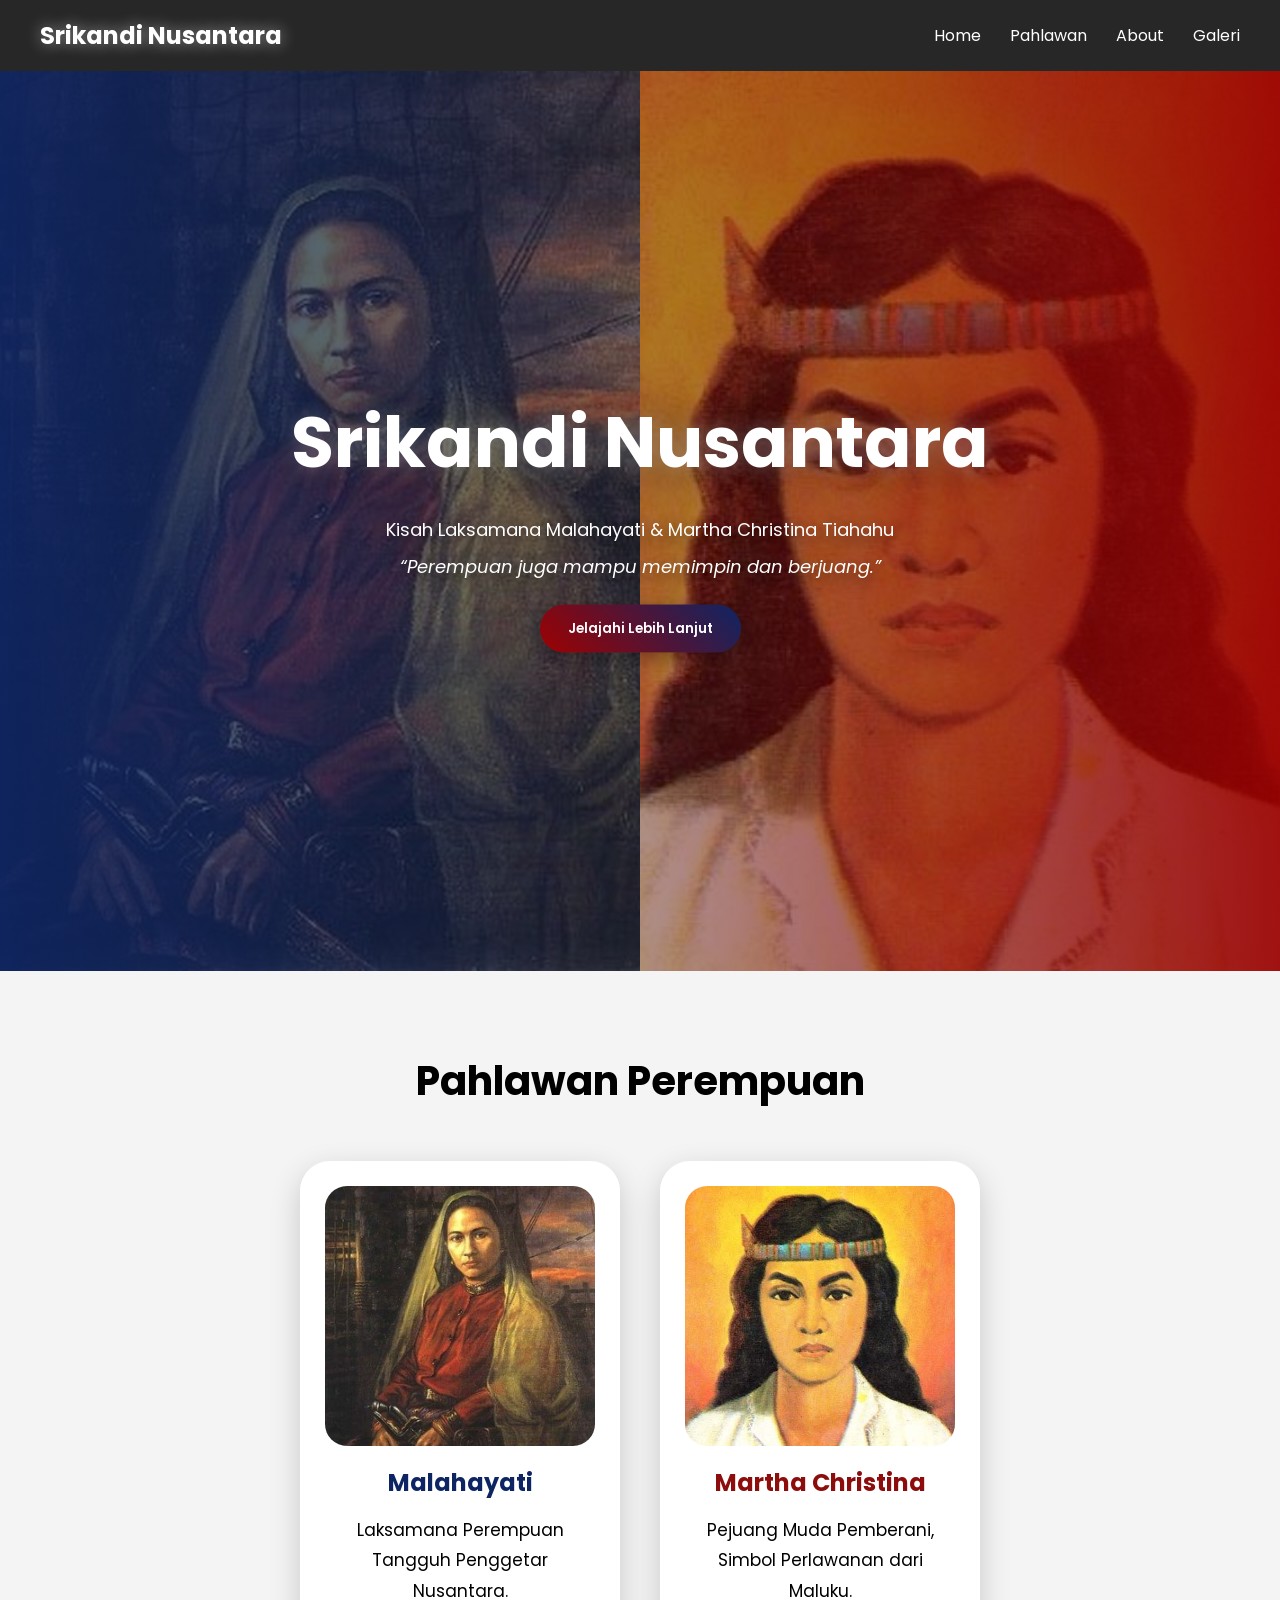
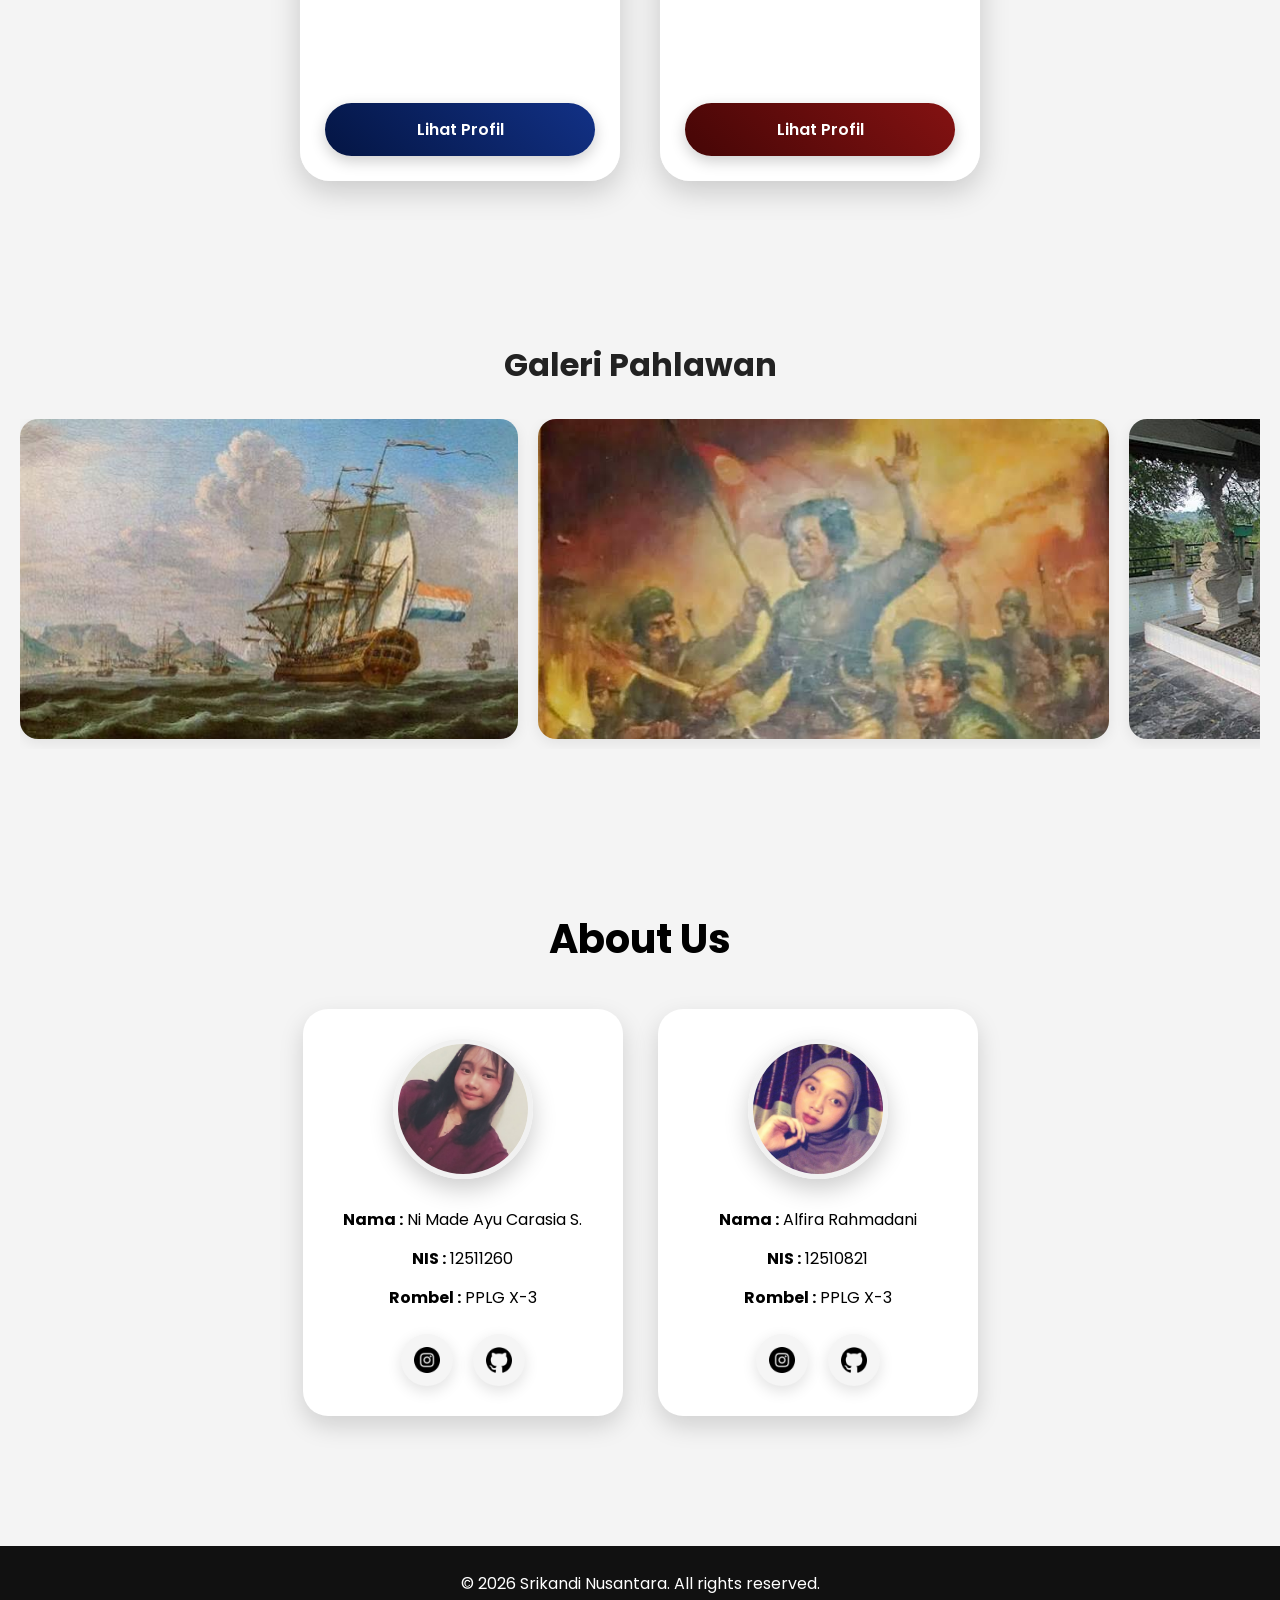
<file: index.html>
<!DOCTYPE html>
<html lang="id">
<head>
  <meta charset="UTF-8">
  <meta name="viewport" content="width=device-width, initial-scale=1.0">
  <title>Srikandi Nusantara</title>

  <link href="https://fonts.googleapis.com/css2?family=Poppins:wght@300;500;700&display=swap" rel="stylesheet">
  <link rel="stylesheet" href="css/style.css">
</head>

<body>

<nav>
  <h3>Srikandi Nusantara</h3>
  <div>
    <a href="#home">Home</a>
    <a href="#pahlawan">Pahlawan</a>
    <a href="#about">About</a>
    <a href="#galeri">Galeri</a>
  </div>
</nav>

<section id="home" class="hero">

  <div class="hero-left"><img src="assets/img/malahayati.jpg"></div>
  <div class="hero-right"><img src="assets/img/martha.jpg"></div>

  <div class="hero-content">
    <h1>Srikandi Nusantara</h1>
    <p>Kisah Laksamana Malahayati & Martha Christina Tiahahu</p>
    <p><i>“Perempuan juga mampu memimpin dan berjuang.”</i></p>
    <button class="btn" onclick="window.open('html/jelajah.html', '_blank')">
      Jelajahi Lebih Lanjut
    </button>
  </div>

</section>

<section id="pahlawan" class="section">
  <h2>Pahlawan Perempuan</h2>

  <div class="card-container">
    <div class="card">
      <img src="assets/img/malahayati.jpg">
      <h3>Malahayati</h3>
      <p>Laksamana Perempuan Tangguh Penggetar Nusantara.</p>
      <a href="html/malahayati.html" class="btn" target="_blank">Lihat Profil</a>
    </div>

    <div class="card">
      <img src="assets/img/martha.jpg">
      <h3>Martha Christina</h3>
      <p>Pejuang Muda Pemberani, Simbol Perlawanan dari Maluku.</p>
      <a href="html/martha.html" class="btn" target="_blank">Lihat Profil</a>
    </div>
  </div>
</section>


<section id="galeri" class="section">
  <h2>Galeri Pahlawan</h2>

  <div class="gallery-container">

    <div class="gallery-item">
      <img src="assets/img/galeri1.jpg">
    </div>

    <div class="gallery-item">
      <img src="assets/img/image2.jpg">
    </div>

    <div class="gallery-item">
      <img src="assets/img/image3.jpg">
    </div>
    
    <div class="gallery-item">
      <img src="assets/img/image4.jpeg">
    </div>

    <div class="gallery-item">
      <img src="assets/img/images.jpg">
    </div>
    

  </div>
</section>



<section id="about" class="section">
  <h2>About Us</h2>

  <div class="about-container">

    <!-- CARD 1 -->
<div class="about-card">

  <img src="assets/img/cara.jpeg" alt="Cara" class="profile-about">

  <p><b>Nama :</b> Ni Made Ayu Carasia S.</p>
  <p><b>NIS :</b> 12511260</p>
  <p><b>Rombel :</b> PPLG X-3</p>

 <div class="socials">

  <a href="https://instagram.com/carasiassn" target="_blank">
    <img src="assets/img/ig.png" alt="Instagram">
  </a>

  <a href="https://github.com/Karasusanti" target="_blank">
    <img src="assets/img/github.png" alt="GitHub">
  </a>

</div>

</div>


<!-- CARD 2 -->
<div class="about-card">

  <img src="assets/img/alfira.jpeg" alt="Alfira" class="profile-about">

  <p><b>Nama :</b> Alfira Rahmadani</p>
  <p><b>NIS :</b> 12510821</p>
  <p><b>Rombel :</b> PPLG X-3</p>

  <div class="socials">

  <a href="https://instagram.com/whosfiiraa" target="_blank">
    <img src="assets/img/ig.png" alt="Instagram">
  </a>

  <a href="https://github.com/alfiraramadhani-alt" target="_blank">
    <img src="assets/img/github.png" alt="GitHub">
  </a>

</div>

</div>
  
  </div>  
</section>

<footer>
  <p>&copy; 2026 Srikandi Nusantara. All rights reserved.</p>
</footer>

</body>
</html>
</file>
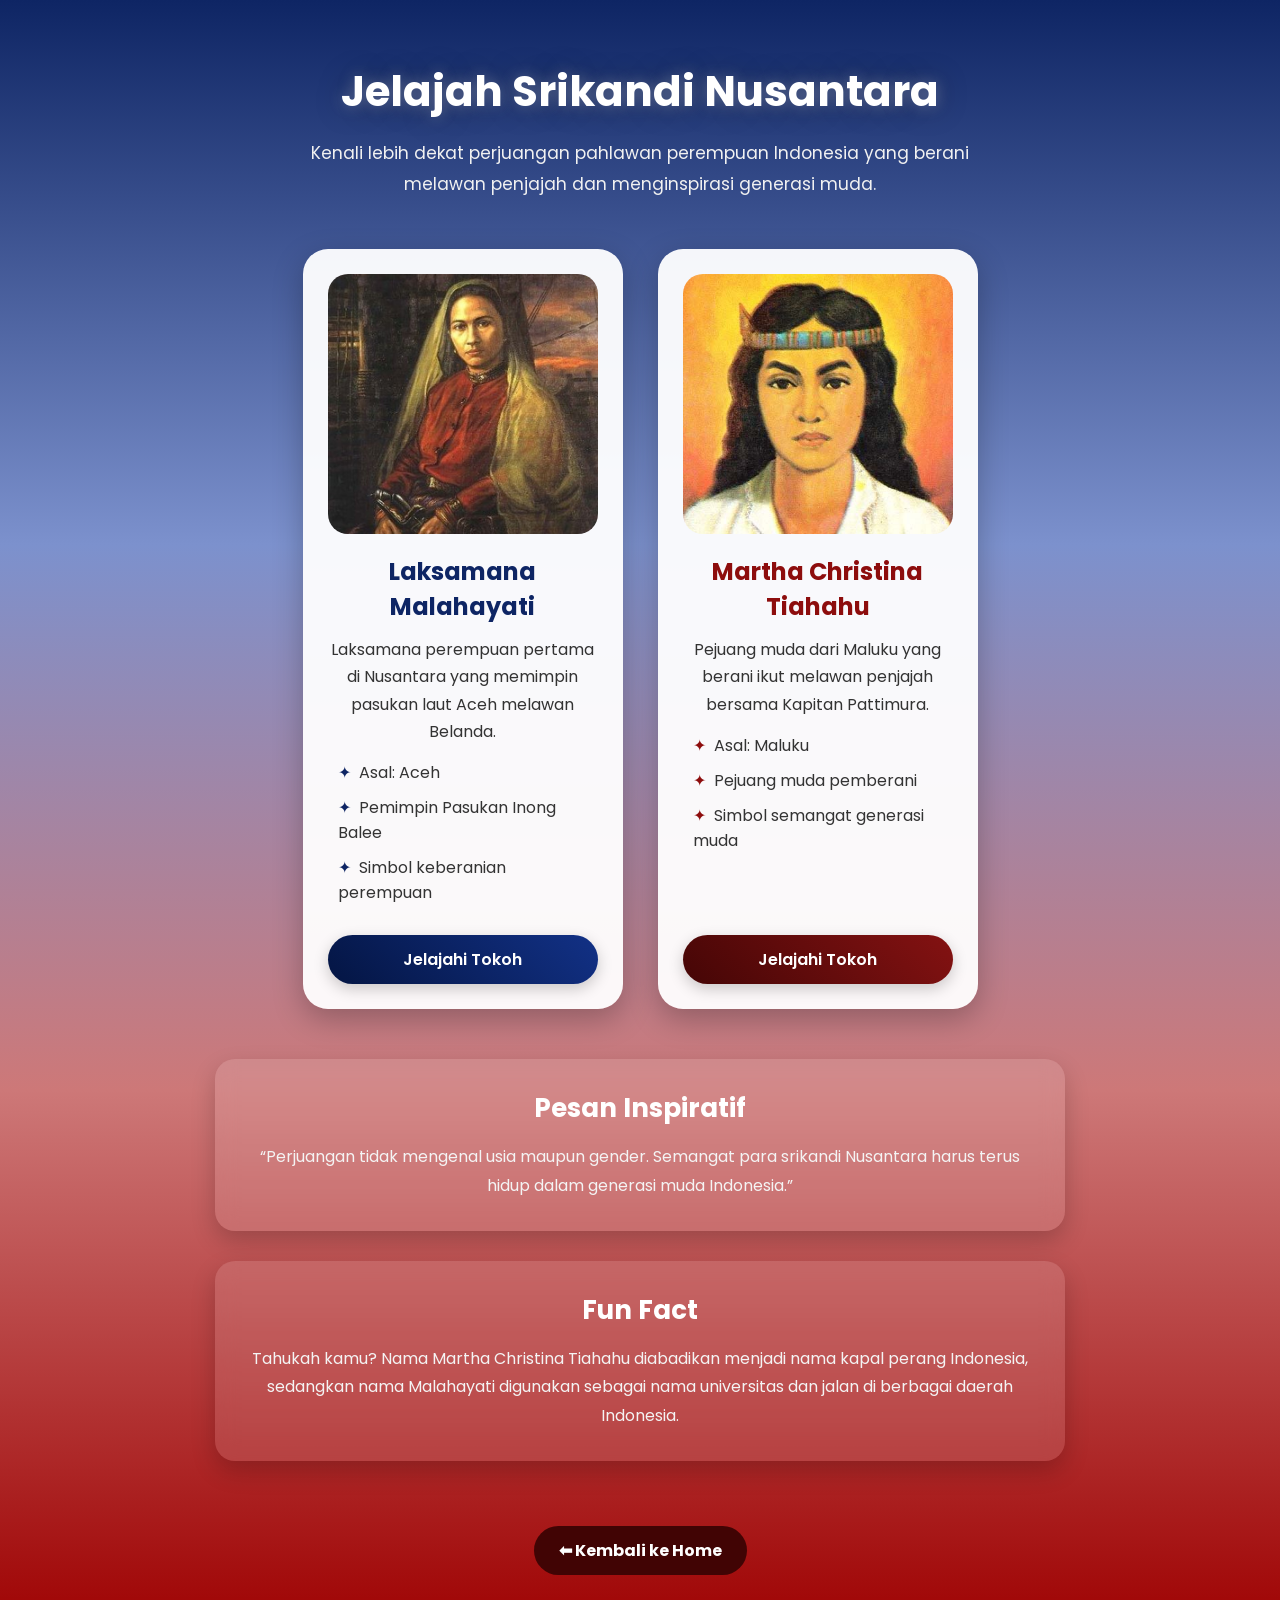
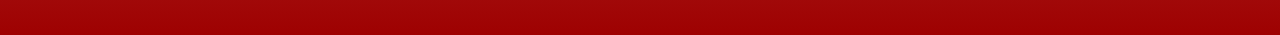
<file: html/jelajah.html>
<!DOCTYPE html>
<html lang="id">
<head>
  <meta charset="UTF-8">
  <meta name="viewport" content="width=device-width, initial-scale=1.0">
  <title>Jelajah Srikandi Nusantara</title>

  <link href="https://fonts.googleapis.com/css2?family=Poppins:wght@300;500;700&display=swap" rel="stylesheet">
  <link rel="stylesheet" href="../css/jelajah.css">
</head>
<body>

<section class="jelajah-section">

  <h1 class="title">Jelajah Srikandi Nusantara</h1>

  <p class="subtitle">
    Kenali lebih dekat perjuangan pahlawan perempuan Indonesia
    yang berani melawan penjajah dan menginspirasi generasi muda.
  </p>

  <div class="jelajah-container">

    <div class="jelajah-card">
      <img src="../assets/img/malahayati.jpg" alt="Malahayati">

      <h2>Laksamana Malahayati</h2>

      <p>
        Laksamana perempuan pertama di Nusantara yang memimpin
        pasukan laut Aceh melawan Belanda.
      </p>

      <ul>
        <li>Asal: Aceh</li>
        <li>Pemimpin Pasukan Inong Balee</li>
        <li>Simbol keberanian perempuan</li>
      </ul>

      <a href="malahayati.html" class="btn">Jelajahi Tokoh</a>
    </div>


    <div class="jelajah-card">
      <img src="../assets/img/martha.jpg" alt="Martha Christina Tiahahu">

      <h2>Martha Christina Tiahahu</h2>

      <p>
        Pejuang muda dari Maluku yang berani ikut melawan penjajah
        bersama Kapitan Pattimura.
      </p>

      <ul>
        <li>Asal: Maluku</li>
        <li>Pejuang muda pemberani</li>
        <li>Simbol semangat generasi muda</li>
      </ul>

      <a href="martha.html" class="btn">Jelajahi Tokoh</a>
    </div>

  </div>


  <div class="quotes">
    <h3>Pesan Inspiratif</h3>

    <p>
      “Perjuangan tidak mengenal usia maupun gender.
      Semangat para srikandi Nusantara harus terus hidup
      dalam generasi muda Indonesia.”
    </p>
  </div>


  <div class="funfact">
    <h3>Fun Fact</h3>

    <p>
      Tahukah kamu? Nama Martha Christina Tiahahu diabadikan
      menjadi nama kapal perang Indonesia, sedangkan nama
      Malahayati digunakan sebagai nama universitas dan jalan
      di berbagai daerah Indonesia.
    </p>
  </div>


  <a href="../index.html" class="back-btn">⬅ Kembali ke Home</a>

</section>

</body>
</html>
</file>
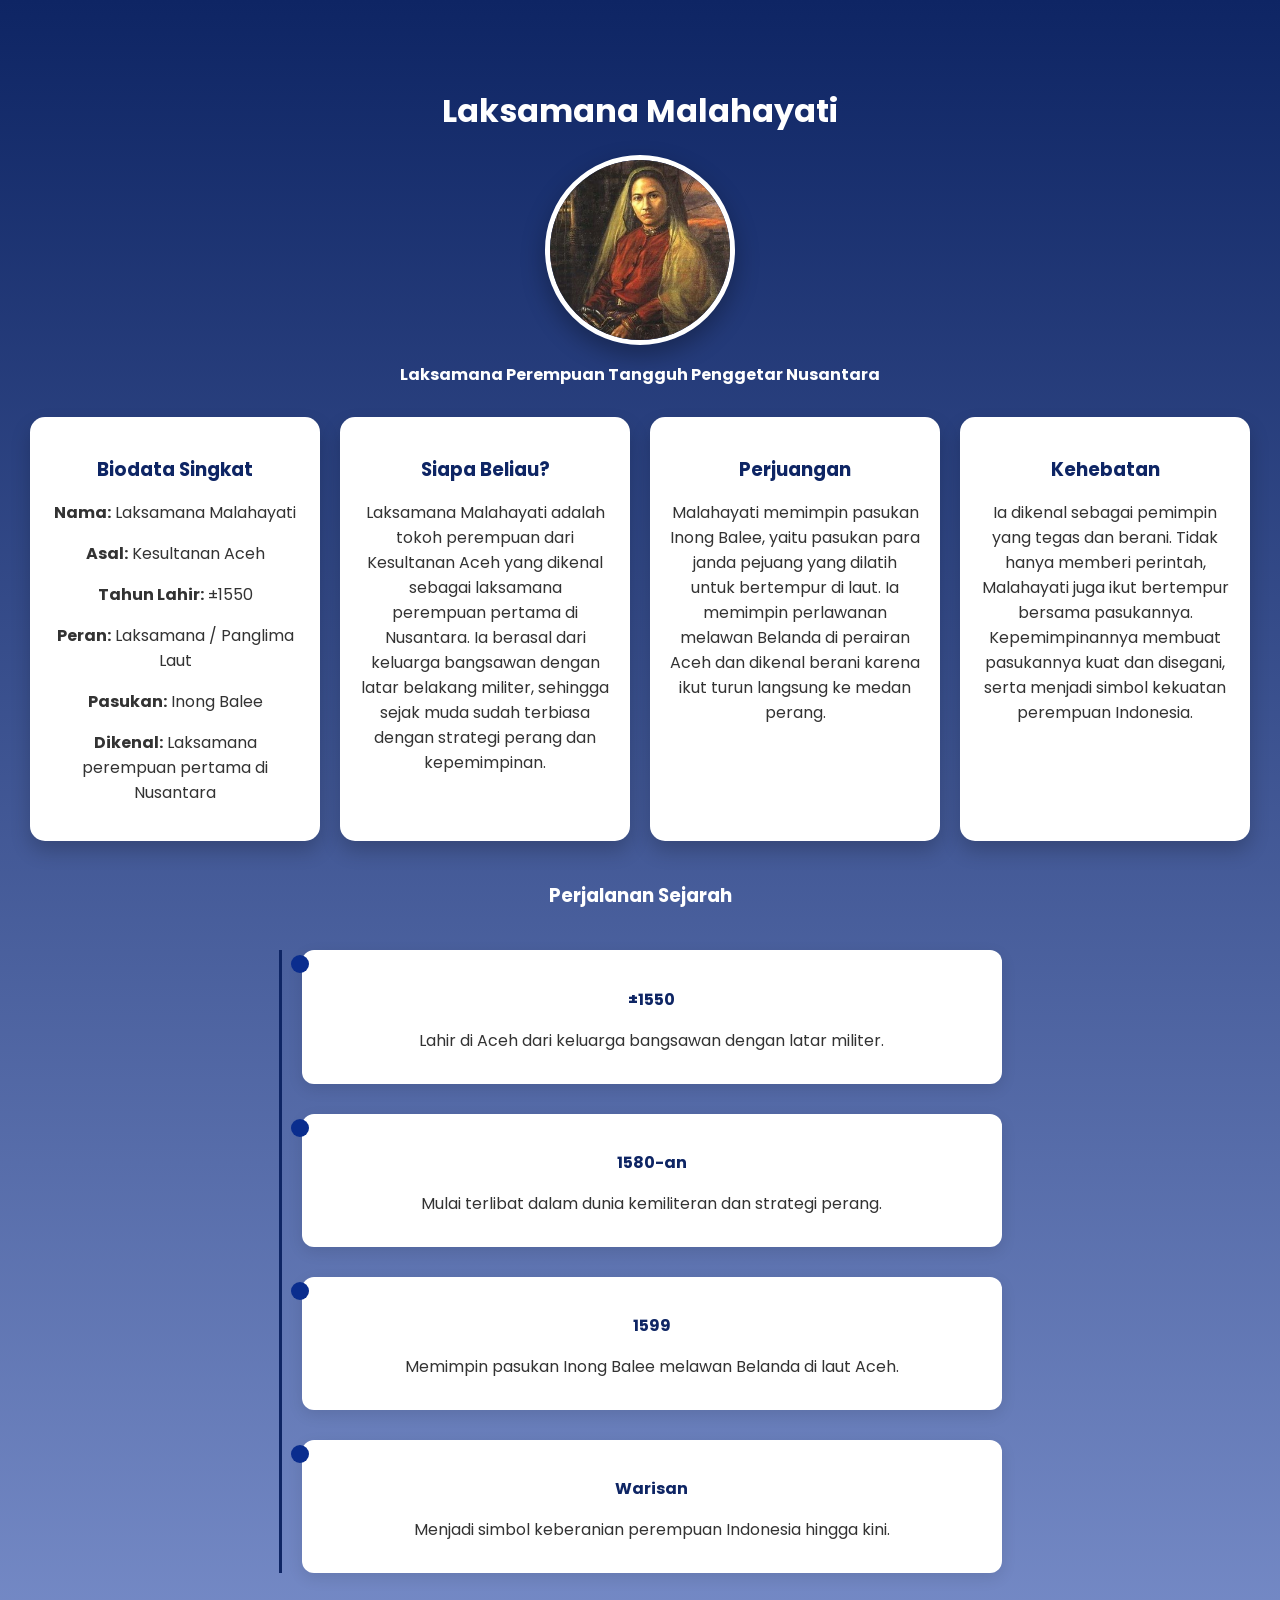
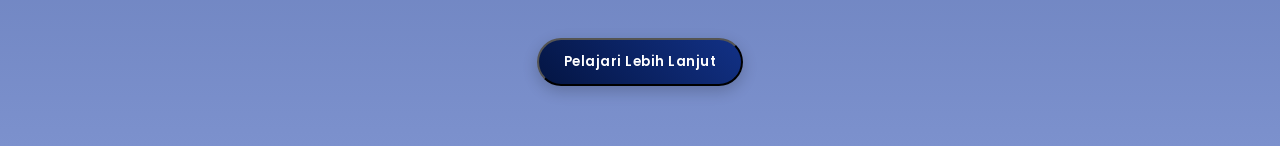
<file: html/malahayati.html>
<!DOCTYPE html>
<html lang="en">
<head>
    <meta charset="UTF-8">
    <meta name="viewport" content="width=device-width, initial-scale=1.0">
    <title>Laksamana Malahayati</title>
    <link href="https://fonts.googleapis.com/css2?family=Poppins:wght@300;600&display=swap" rel="stylesheet">
    <link rel="stylesheet" href="../css/malahayati.css">
</head>
<body>
    <section id="malahayati" class="malahayati-section">

    <h2 class="title">Laksamana Malahayati</h2>

    <div class="profile">
      <img src="../assets/img/malahayati.jpg" alt="Malahayati">

      <p class="julukan">
        Laksamana Perempuan Tangguh Penggetar Nusantara 
      </p>
    </div>

    <!-- CARD INTERAKTIF -->
    <div class="cards">

            <div class="card">
        <h3> Biodata Singkat</h3>
        <p><b>Nama:</b> Laksamana Malahayati</p>
        <p><b>Asal:</b> Kesultanan Aceh</p>
        <p><b>Tahun Lahir:</b> ±1550</p>
        <p><b>Peran:</b> Laksamana / Panglima Laut</p>
        <p><b>Pasukan:</b> Inong Balee</p>
        <p><b>Dikenal:</b> Laksamana perempuan pertama di Nusantara</p>
      </div>

      <div class="card">
        <h3> Siapa Beliau?</h3>
       <p>
          Laksamana Malahayati adalah tokoh perempuan dari Kesultanan Aceh
          yang dikenal sebagai laksamana perempuan pertama di Nusantara.
          Ia berasal dari keluarga bangsawan dengan latar belakang militer,
          sehingga sejak muda sudah terbiasa dengan strategi perang dan kepemimpinan.
      </p>
      </div>

      <div class="card">
        <h3> Perjuangan</h3>
       <p>
          Malahayati memimpin pasukan Inong Balee, yaitu pasukan para janda pejuang
          yang dilatih untuk bertempur di laut. Ia memimpin perlawanan melawan Belanda
          di perairan Aceh dan dikenal berani karena ikut turun langsung ke medan perang.
        </p>
      </div>

      <div class="card">
        <h3> Kehebatan</h3>
        <p>
        Ia dikenal sebagai pemimpin yang tegas dan berani. Tidak hanya memberi perintah,
        Malahayati juga ikut bertempur bersama pasukannya. Kepemimpinannya membuat
        pasukannya kuat dan disegani, serta menjadi simbol kekuatan perempuan Indonesia.
      </p>
      </div>
    </div>
    <h3 style="margin-top:40px;"> Perjalanan Sejarah</h3>

<div class="timeline">

  <div class="timeline-item">
    <div class="dot"></div>
    <div class="content">
      <h4>±1550</h4>
      <p>Lahir di Aceh dari keluarga bangsawan dengan latar militer.</p>
    </div>
  </div>

  <div class="timeline-item">
    <div class="dot"></div>
    <div class="content">
      <h4>1580-an</h4>
      <p>Mulai terlibat dalam dunia kemiliteran dan strategi perang.</p>
    </div>
  </div>

  <div class="timeline-item">
    <div class="dot"></div>
    <div class="content">
      <h4>1599</h4>
      <p>Memimpin pasukan Inong Balee melawan Belanda di laut Aceh.</p>
    </div>
  </div>

  <div class="timeline-item">
    <div class="dot"></div>
    <div class="content">
      <h4>Warisan</h4>
      <p>Menjadi simbol keberanian perempuan Indonesia hingga kini.</p>
    </div>
  </div>

</div>
      <button class="btn" onclick="window.open('https://id.wikipedia.org/wiki/Malahayati', '_blank')">
  Pelajari Lebih Lanjut
</button>
</section>
</body>
</html>
</file>
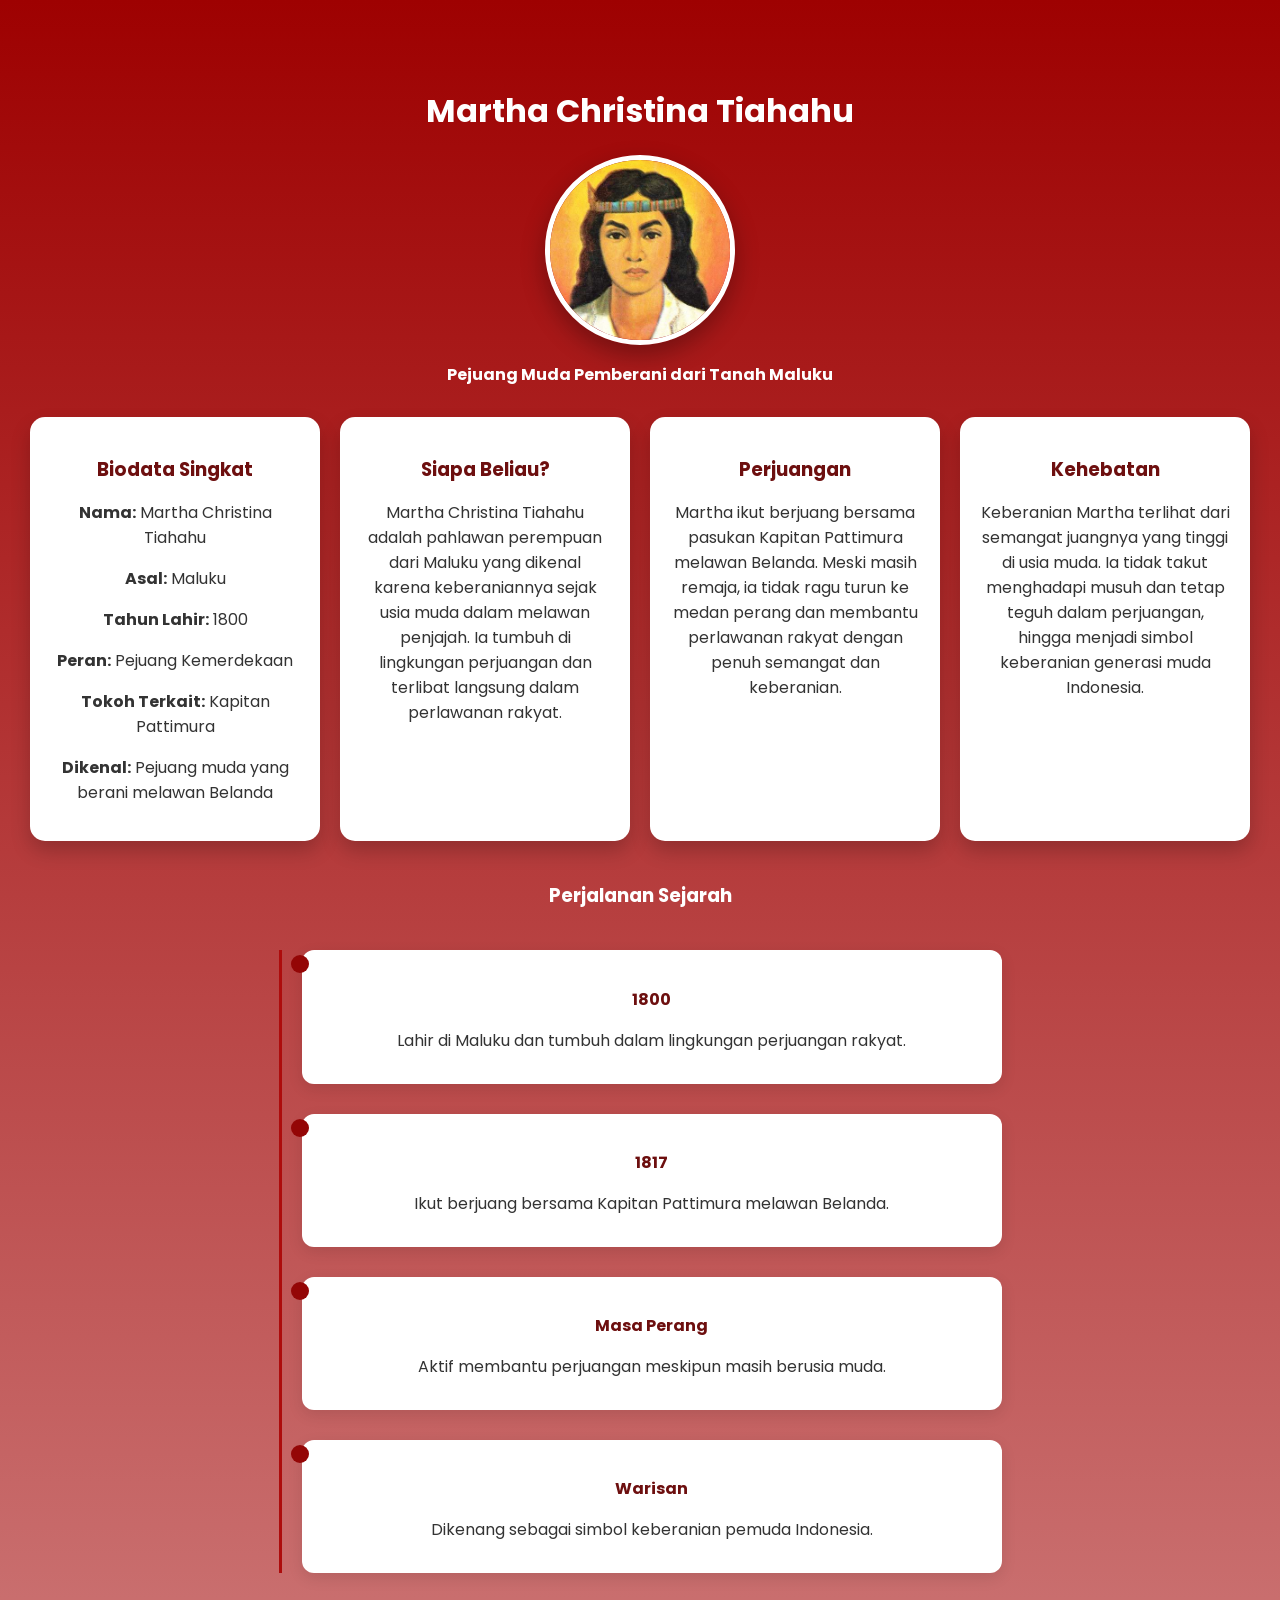
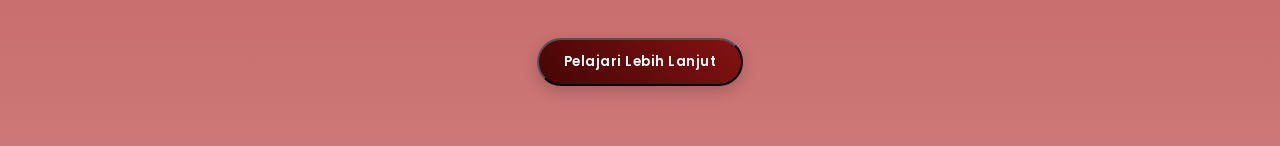
<file: html/martha.html>
<!DOCTYPE html>
<html lang="en">
<head>
    <meta charset="UTF-8">
    <meta name="viewport" content="width=device-width, initial-scale=1.0">
    <title>Martha Christina Tiahahu</title>

    <link href="https://fonts.googleapis.com/css2?family=Poppins:wght@300;600&display=swap" rel="stylesheet">
    <link rel="stylesheet" href="../css/martha.css">
</head>

<body>

<section id="martha" class="martha-section">

    <h2 class="title">Martha Christina Tiahahu</h2>

    <div class="profile">
      <img src="../assets/img/martha.jpg" alt="Martha">

      <p class="julukan">
        Pejuang Muda Pemberani dari Tanah Maluku
      </p>
    </div>

    <!-- CARD -->
    <div class="cards">

      <div class="card">
        <h3> Biodata Singkat</h3>
        <p><b>Nama:</b> Martha Christina Tiahahu</p>
        <p><b>Asal:</b> Maluku</p>
        <p><b>Tahun Lahir:</b> 1800</p>
        <p><b>Peran:</b> Pejuang Kemerdekaan</p>
        <p><b>Tokoh Terkait:</b> Kapitan Pattimura</p>
        <p><b>Dikenal:</b> Pejuang muda yang berani melawan Belanda</p>
      </div>

      <div class="card">
        <h3> Siapa Beliau?</h3>
        <p>
          Martha Christina Tiahahu adalah pahlawan perempuan dari Maluku
          yang dikenal karena keberaniannya sejak usia muda dalam melawan penjajah.
          Ia tumbuh di lingkungan perjuangan dan terlibat langsung dalam perlawanan rakyat.
        </p>
      </div>

      <div class="card">
        <h3> Perjuangan</h3>
        <p>
          Martha ikut berjuang bersama pasukan Kapitan Pattimura melawan Belanda.
          Meski masih remaja, ia tidak ragu turun ke medan perang dan membantu
          perlawanan rakyat dengan penuh semangat dan keberanian.
        </p>
      </div>

      <div class="card">
        <h3> Kehebatan</h3>
        <p>
          Keberanian Martha terlihat dari semangat juangnya yang tinggi di usia muda.
          Ia tidak takut menghadapi musuh dan tetap teguh dalam perjuangan,
          hingga menjadi simbol keberanian generasi muda Indonesia.
        </p>
      </div>

    </div>

    <h3 style="margin-top:40px;"> Perjalanan Sejarah</h3>

<div class="timeline">

  <div class="timeline-item">
    <div class="dot"></div>
    <div class="content">
      <h4>1800</h4>
      <p>Lahir di Maluku dan tumbuh dalam lingkungan perjuangan rakyat.</p>
    </div>
  </div>

  <div class="timeline-item">
    <div class="dot"></div>
    <div class="content">
      <h4>1817</h4>
      <p>Ikut berjuang bersama Kapitan Pattimura melawan Belanda.</p>
    </div>
  </div>

  <div class="timeline-item">
    <div class="dot"></div>
    <div class="content">
      <h4>Masa Perang</h4>
      <p>Aktif membantu perjuangan meskipun masih berusia muda.</p>
    </div>
  </div>

  <div class="timeline-item">
    <div class="dot"></div>
    <div class="content">
      <h4>Warisan</h4>
      <p>Dikenang sebagai simbol keberanian pemuda Indonesia.</p>
    </div>
  </div>

</div>

<button class="btn" onclick="window.open('https://id.wikipedia.org/wiki/Martha_Christina_Tiahahu', '_blank')">
  Pelajari Lebih Lanjut
</button>

</section>

</body>
</html>
</file>
<file: css/style.css>
* {
  margin: 0;
  padding: 0;
  box-sizing: border-box;
  font-family: 'Poppins', sans-serif;
  scroll-behavior: smooth;
}

body {
  background: #f4f4f4;
  overflow-x: hidden;
}

/* NAVBAR */
nav {
  display: flex;
  justify-content: space-between;
  align-items: center;
  padding: 18px 40px;
  background: rgba(17,17,17,0.9);
  backdrop-filter: blur(10px);
  position: sticky;
  top: 0;
  z-index: 999;
}

nav h3 {
  color: white;
  font-size: 24px;
  text-shadow: 0 0 15px rgba(255,255,255,0.5);
}

nav a {
  color: white;
  margin-left: 25px;
  text-decoration: none;
  transition: 0.3s;
  position: relative;
}

nav a:hover {
  color: #c7d2fe;
}

nav a::after {
  content: "";
  position: absolute;
  left: 0;
  bottom: -5px;
  width: 0%;
  height: 2px;
  background: white;
  transition: 0.3s;
}

nav a:hover::after {
  width: 100%;
}

/* HERO */
.hero {
  position: relative;
  height: 100vh;
  display: flex;
  overflow: hidden;
}

.hero-left,
.hero-right {
  width: 50%;
  position: relative;
  overflow: hidden;
}

.hero-left img,
.hero-right img {
  width: 100%;
  height: 100%;
  object-fit: cover;
  transition: 0.6s ease;
  filter: brightness(70%);
}

.hero-left img:hover,
.hero-right img:hover {
  transform: scale(1.08);
}

/* OVERLAY */
.hero-left::after,
.hero-right::after {
  content: "";
  position: absolute;
  inset: 0;
}

.hero-left::after {
  background: linear-gradient(
    to right,
    rgba(14,37,100,0.9),
    rgba(14,37,100,0.2)
  );
}

.hero-right::after {
  background: linear-gradient(
    to left,
    rgba(158,1,1,0.9),
    rgba(158,1,1,0.2)
  );
}

/* HERO CONTENT */
.hero-content {
  position: absolute;
  z-index: 10;
  width: 100%;
  top: 50%;
  transform: translateY(-50%);
  text-align: center;
  color: white;
  animation: fadeUp 1s ease;
}

.hero-content h1 {
  font-size: 70px;
  margin-bottom: 20px;
  text-shadow:
    0 0 20px rgba(255,255,255,0.3),
    0 0 40px rgba(0,0,0,0.5);
}

.hero-content p {
  font-size: 18px;
  margin-top: 10px;
  text-shadow: 0 5px 15px rgba(0,0,0,0.5);
}

/* BUTTON */
.btn {
  display: inline-block;
  margin-top: 25px;
  padding: 14px 28px;
  border-radius: 30px;
  text-decoration: none;
  border: none;
  color: white;
  cursor: pointer;
  font-weight: 600;
  transition: 0.3s;
  background: linear-gradient(45deg, #9e0101, #0e2564);
  box-shadow: 0 5px 20px rgba(0,0,0,0.3);
}

.btn:hover {
  transform: scale(1.1) translateY(-3px);
  box-shadow: 0 0 25px rgba(255,255,255,0.4);
}

/* SECTION */
.section {
  padding: 80px 20px;
  text-align: center;
}

.section h2 {
  font-size: 40px;
  margin-bottom: 20px;
}

/* CARD CONTAINER */
.card-container {
  display: flex;
  justify-content: center;
  align-items: stretch;
  gap: 40px;
  flex-wrap: wrap;

  margin-top: 50px;
}

/* CARD */
.card {
  width: 320px;
  min-height: 620px;

  background: rgba(255,255,255,0.96);

  border-radius: 30px;
  padding: 25px;

  box-shadow: 0 10px 30px rgba(0,0,0,0.18);

  transition: 0.4s;

  display: flex;
  flex-direction: column;
  text-align: center;
}

.card:hover {
  transform: translateY(-12px) scale(1.03);
}

/* IMAGE */
.card img {
  width: 100%;
  height: 260px;

  object-fit: cover;

  border-radius: 22px;

  margin-bottom: 20px;

  transition: 0.4s;
}

.card img:hover {
  transform: scale(1.04);
}

/* TITLE */
.card h3 {
  font-size: 24px;
  margin-bottom: 15px;
  line-height: 1.4;
}

/* WARNA */
.card:first-child h3 {
  color: #0e2564;
}

.card:last-child h3 {
  color: #8d0d0d;
}

/* TEXT */
.card p {
  line-height: 1.8;
  font-size: 17px;

  margin-bottom: 25px;
}

/* BUTTON */
.card .btn {
  margin-top: auto;

  display: inline-block;

  padding: 14px 24px;

  border-radius: 35px;

  text-decoration: none;

  color: white;

  font-weight: 600;

  transition: 0.3s;

  box-shadow: 0 5px 15px rgba(0,0,0,0.2);
}

/* BUTTON MALAHAYATI */
.card:first-child .btn {
  background: linear-gradient(45deg, #041543, #123186);
}

.card:first-child .btn:hover {
  transform: scale(1.05);
  box-shadow: 0 0 20px rgba(9,47,109,0.5);
}

/* BUTTON MARTHA */
.card:last-child .btn {
  background: linear-gradient(45deg, #450606, #841212);
}

.card:last-child .btn:hover {
  transform: scale(1.05);
  box-shadow: 0 0 20px rgba(233,50,50,0.5);
}


.about-container {
  display: flex;
  justify-content: center;
  gap: 35px;
  flex-wrap: wrap;
  margin-top: 40px;
}

.about-card {
  width: 320px;
  background: white;
  padding: 30px;
  border-radius: 25px;
  box-shadow: 0 10px 25px rgba(0,0,0,0.15);

  transition: 0.4s;
}

.about-card:hover {
  transform: translateY(-10px) scale(1.03);
}

.about-card p {
  margin-bottom: 12px;
  line-height: 1.7;
}

.profile-about {
  width: 140px;
  height: 140px;

  object-fit: cover;

  border-radius: 50%;

  margin-bottom: 20px;

  border: 5px solid #f1f1f1;

  box-shadow: 0 10px 25px rgba(0,0,0,0.2);

  transition: 0.4s;
}

.profile-about:hover {
  transform: scale(1.08);
} 

.socials {
  margin-top: 22px;

  display: flex;
  justify-content: center;
  align-items: center;

  gap: 20px;
}

.socials a {
  width: 52px;
  height: 52px;

  display: flex;
  justify-content: center;
  align-items: center;

  background: #f5f5f5;

  border-radius: 50%;

  box-shadow: 0 5px 15px rgba(0,0,0,0.12);

  transition: 0.3s ease;
}

.socials a:hover {
  transform: translateY(-5px) scale(1.08);

  background: linear-gradient(45deg, #0e2564, #9e0101);

  box-shadow: 0 8px 20px rgba(0,0,0,0.2);
}

.socials img {
  width: 26px;
  height: 26px;

  object-fit: contain;

  transition: 0.3s;
}

.socials a:hover img {
  transform: scale(1.1);

  filter: brightness(0) invert(1);
}

/* FOOTER */
footer {
  text-align: center;
  padding: 25px;
  background: #111;
  color: white;
  margin-top: 50px;
}

/* ANIMATION */
@keyframes fadeUp {
  from {
    opacity: 0;
    transform: translateY(40px);
  }

  to {
    opacity: 1;
    transform: translateY(0);
  }
}

/* RESPONSIVE */
@media(max-width: 768px){

  nav {
    flex-direction: column;
    gap: 10px;
  }

  .hero-content h1 {
    font-size: 42px;
  }

  .hero-content p {
    font-size: 15px;
  }

  .hero {
    flex-direction: column;
    height: auto;
  }

  .hero-left,
  .hero-right {
    width: 100%;
    height: 50vh;
  }

}



#galeri{
  background: #f4f4f4
  padding: 80px 8%;
}

#galeri h2{
  font-size: 32px;
  margin-bottom: 30px;
  color: #222;
  font-weight: 700;
}

.gallery-container{
  display: flex;
  gap: 20px;
  overflow-x: auto;
  scroll-behavior: smooth;
  padding-bottom: 10px;
}

.gallery-container::-webkit-scrollbar{
  height: 8px;
}

.gallery-container::-webkit-scrollbar-thumb{
  background: #cfcfcf;
  border-radius: 20px;
}

.gallery-container::-webkit-scrollbar-track{
  background: transparent;
}

.gallery-item{
  min-width: 260px;
  background: #fff;
  border-radius: 18px;
  overflow: hidden;
  box-shadow: 0 4px 14px rgba(0,0,0,0.08);
  transition: 0.3s ease;
  flex-shrink: 0;
}

.gallery-item:hover{
  transform: translateY(-6px);
  box-shadow: 0 8px 24px rgba(0,0,0,0.12);
}

.gallery-item img{
  width: 100%;
  height: 320px;
  object-fit: cover;
  display: block;
}

.gallery-item p{
  padding: 16px;
  font-size: 15px;
  font-weight: 500;
  color: #333;
  line-height: 1.5;
}

@media(max-width:768px){

  #galeri{
    padding: 60px 5%;
  }

  .gallery-item{
    min-width: 220px;
  }

  .gallery-item img{
    height: 270px;
  }

}
</file>
<file: css/jelajah.css>
*{
  margin: 0;
  padding: 0;
  box-sizing: border-box;
  font-family: 'Poppins', sans-serif;
}

body{
  background: linear-gradient(to bottom, #0e2564, #7c91cd, #cd7878, #9e0101);
  min-height: 100vh;
}

.jelajah-section{
  padding: 60px 20px;
  text-align: center;
  color: white;
}

/* TITLE */
.title{
  font-size: 42px;
  margin-bottom: 15px;
  font-weight: 700;
  text-shadow:
    0 0 15px rgba(255,255,255,0.3),
    0 0 30px rgba(0,0,0,0.4);
}

.subtitle{
  max-width: 700px;
  margin: auto;
  margin-bottom: 50px;
  line-height: 1.8;
  font-size: 17px;
  color: #f1f1f1;
}

/* CARD CONTAINER */
.jelajah-container{
  display: flex;
  justify-content: center;
  gap: 35px;
  flex-wrap: wrap;
  margin-bottom: 50px;
}

/* CARD */
.jelajah-card{
  background: rgba(255,255,255,0.95);
  width: 320px;
  padding: 25px;
  border-radius: 25px;
  box-shadow: 0 10px 30px rgba(0,0,0,0.25);
  transition: 0.4s;
  color: #333;

  display: flex;
  flex-direction: column;
  justify-content: space-between;
}

.jelajah-card .btn{
  margin-top: auto;
}

.jelajah-card:hover{
  transform: translateY(-12px) scale(1.03);
}

/* WARNA KHUSUS MALAHAYATI */
.jelajah-card:first-child h2{
  color: #0e2564;
}

.jelajah-card:first-child ul li::before{
  color: #0e2564;
}

/* BUTTON MALAHAYATI */
.jelajah-card:first-child .btn{
  background: linear-gradient(45deg, #041543, #123186);
}

.jelajah-card:first-child .btn:hover{
  background: linear-gradient(45deg, #091e5a, #2a58e4);
  box-shadow: 0 0 20px rgba(9, 47, 109, 0.7);
}


/* WARNA KHUSUS MARTHA */
.jelajah-card:last-child h2{
  color: #8d0d0d;
}

.jelajah-card:last-child ul li::before{
  color: #8d0d0d;
}

/* BUTTON MARTHA */
.jelajah-card:last-child .btn{
  background: linear-gradient(45deg, #450606, #841212);
}

.jelajah-card:last-child .btn:hover{
  background: linear-gradient(45deg, #6c0f0f, #DC2626);
  box-shadow: 0 0 20px rgba(233, 50, 50, 0.7);
}

/* IMAGE */
.jelajah-card img{
  width: 100%;
  height: 260px;
  object-fit: cover;
  border-radius: 20px;
  margin-bottom: 20px;
  transition: 0.4s;
}

.jelajah-card img:hover{
  transform: scale(1.04);
}

/* HEADING */
.jelajah-card h2{
  margin-bottom: 12px;
  font-size: 24px;
}

/* TEXT */
.jelajah-card p{
  line-height: 1.7;
  margin-bottom: 15px;
}


/* LIST */
.jelajah-card ul{
  list-style: none;
  text-align: left;
  margin-bottom: 20px;
}

.jelajah-card ul li{
  margin-bottom: 10px;
  padding-left: 10px;
  position: relative;
}

.jelajah-card ul li::before{
  content: "✦";
  margin-right: 8px;
}

/* BUTTON */
.btn{
  display: inline-block;
  padding: 12px 24px;
  border-radius: 30px;
  text-decoration: none;
  color: white;
  font-weight: 600;
  transition: 0.3s;
  box-shadow: 0 5px 15px rgba(0,0,0,0.2);
}

.btn:hover{
  transform: scale(1.08);
}

/* BACK BUTTON */
.back-btn{
  display: inline-block;
  margin-top: 35px;
  padding: 12px 25px;
  background: black;
  color: white;
  border-radius: 30px;
  text-decoration: none;
  font-weight: bold;
  transition: 0.3s;
}

.back-btn:hover{
  transform: scale(1.08);
  background: white;
  color: black;
}


/* QUOTES & FUNFACT */
.quotes,
.funfact{
  background: rgba(255,255,255,0.12);
  backdrop-filter: blur(10px);
  max-width: 850px;
  margin: 30px auto;
  padding: 30px;
  border-radius: 20px;
  box-shadow: 0 10px 25px rgba(0,0,0,0.2);

  transition: all 0.3s ease;
}

.quotes:hover,
.funfact:hover{
  transform: scale(1.03) translateY(-5px);

  box-shadow:
    0 15px 35px rgba(0,0,0,0.3),
    0 0 20px rgba(255,255,255,0.2);
}

.quotes h3,
.funfact h3{
  margin-bottom: 15px;
  font-size: 26px;
}

.quotes p,
.funfact p{
  line-height: 1.8;
  color: #f4f4f4;
}

/* BACK BUTTON */
.back-btn{
  display: inline-block;
  margin-top: 35px;
  padding: 12px 25px;
  background: rgb(65, 4, 4);
  color: #ffffff;
  border-radius: 30px;
  text-decoration: none;
  font-weight: bold;
  transition: 0.3s;
}

.back-btn:hover{
  transform: scale(1.08);
  background: #08246f;
  color: #c8d1e9;
}

/* RESPONSIVE */
@media(max-width: 768px){

  .title{
    font-size: 32px;
  }

  .subtitle{
    font-size: 15px;
  }

  .jelajah-card{
    width: 100%;
    max-width: 350px;
  }


  
}
</file>
<file: css/malahayati.css>
* {
  font-family: 'Poppins', sans-serif;
}

body{
  margin: 0;
}

.malahayati-section {
  padding: 60px 20px;
  text-align: center;
  background: linear-gradient(to bottom, #0e2564, #7c91cd);
  color: #333;
}

.title {
  font-size: 32px;
  color: white;
  margin-bottom: 20px;
}

.profile img {
  width: 180px;
  height: 180px;
  object-fit: cover;
  border-radius: 50%;
  border: 5px solid white;
  box-shadow: 0 10px 25px rgba(0,0,0,0.3);
  transition: 0.3s;
}

.profile img:hover {
  transform: scale(1.08);
}

.julukan {
  color: white;
  margin-top: 10px;
  font-weight: bold;
}

/* CARD */
.cards {
  display: flex;
  gap: 20px;
  justify-content: center;
  flex-wrap: wrap;
  margin-top: 30px;
}

.card {
  background: white;
  padding: 20px;
  width: 250px;
  border-radius: 15px;
  box-shadow: 0 10px 20px rgba(0,0,0,0.2);
  transition: 0.3s;
}

.card:hover {
  transform: translateY(-10px) scale(1.03);
}

.card h3 {
  color: #0e2564;
}

h3 {
  margin-bottom: 10px;
  color: #ffffff;
}

/* TIMELINE */
.timeline {
  position: relative;
  max-width: 700px;
  margin: 40px auto;
  padding-left: 20px;
  border-left: 3px solid #0e2564;
}

.timeline-item {
  position: relative;
  margin-bottom: 30px;
  opacity: 0;
  transform: translateY(20px);
  animation: fadeUp 0.6s forwards;
}
.timeline-item:nth-child(2) { animation-delay: 0.2s; }
.timeline-item:nth-child(3) { animation-delay: 0.4s; }
.timeline-item:nth-child(4) { animation-delay: 0.6s; }

.timeline-item .dot {
  position: absolute;
  left: -11px;
  top: 5px;
  width: 18px;
  height: 18px;
  background: #0a2d8e;
  border-radius: 50%;
}

.timeline-item .content {
  background: white;
  padding: 15px 20px;
  border-radius: 12px;
  box-shadow: 0 5px 15px rgba(0,0,0,0.1);
  transition: 0.3s;
}

.timeline-item .content:hover {
  transform: translateX(5px);
}

.timeline-item h4 {
  margin-bottom: 1px;
  color: #0e2564;
}
@keyframes fadeUp {
  to {
    opacity: 1;
    transform: translateY(0);
  }
}

.btn {
  display: inline-block;
  margin-top: 25px;
  padding: 12px 25px;
  background: linear-gradient(45deg, #041543, #123186);
  color: white;
  border-radius: 30px;
  text-decoration: none;
  font-weight: 600;
  letter-spacing: 0.5px;
  transition: all 0.3s ease;
  box-shadow: 0 5px 15px rgba(0,0,0,0.2);
}

.btn:hover {
  transform: scale(1.1);
  box-shadow: 0 0 20px rgba(9, 47, 109, 0.7);
  background: linear-gradient(45deg, #091e5a, #2a58e4);
}

.btn:active {
  transform: scale(0.95);
}

.detail {
  max-width: 600px;
  margin: 20px auto;
  display: none;
  animation: fadeIn 0.5s ease-in-out;
  color: white;
}
</file>
<file: css/martha.css>
* {
  font-family: 'Poppins', sans-serif;
}

body{
  margin: 0;
}

.martha-section {
  padding: 60px 20px;
  text-align: center;
  background: linear-gradient(to bottom, #9e0101, #cd7878); /* MERAH */
  color: #333;
}

.title {
  font-size: 32px;
  color: white;
  margin-bottom: 20px;
}

.profile img {
  width: 180px;
  height: 180px;
  object-fit: cover;
  border-radius: 50%;
  border: 5px solid white;
  box-shadow: 0 10px 25px rgba(0,0,0,0.3);
  transition: 0.3s;
}

.profile img:hover {
  transform: scale(1.08);
}

.julukan {
  color: white;
  margin-top: 10px;
  font-weight: bold;
}

.cards {
  display: flex;
  gap: 20px;
  justify-content: center;
  flex-wrap: wrap;
  margin-top: 30px;
}

.card {
  background: rgb(255, 255, 255);
  padding: 20px;
  width: 250px;
  border-radius: 15px;
  box-shadow: 0 10px 20px rgba(0,0,0,0.2);
  transition: 0.3s;
}

.card:hover {
  transform: translateY(-10px) scale(1.03);
  box-shadow: 0 10px 25px rgba(220,38,38,0.3); /* merah glow */
}

.card h3 {
  color: #6d0f0f;
}

h3 {
  margin-bottom: 10px;
  color: #ffffff;
}

.timeline {
  position: relative;
  max-width: 700px;
  margin: 40px auto;
  padding-left: 20px;
  border-left: 3px solid #ad0c0c; /* MERAH */
}

.timeline-item {
  position: relative;
  margin-bottom: 30px;
  opacity: 0;
  transform: translateY(20px);
  animation: fadeUp 0.6s forwards;
}

.timeline-item:nth-child(2) { animation-delay: 0.2s; }
.timeline-item:nth-child(3) { animation-delay: 0.4s; }
.timeline-item:nth-child(4) { animation-delay: 0.6s; }

.timeline-item .dot {
  position: absolute;
  left: -11px;
  top: 5px;
  width: 18px;
  height: 18px;
  background: #940606; 
  border-radius: 50%;
}

.timeline-item .content {
  background: white;
  padding: 15px 20px;
  border-radius: 12px;
  box-shadow: 0 5px 15px rgba(0,0,0,0.1);
  transition: 0.3s;
}

.timeline-item .content:hover {
  transform: translateX(5px);
}

.timeline-item h4 {
  margin-bottom: 1px;
  color: #6d0f0f; 
}

/* ANIMASI */
@keyframes fadeUp {
  to {
    opacity: 1;
    transform: translateY(0);
  }
}

.btn {
  display: inline-block;
  margin-top: 25px;
  padding: 12px 25px;
  background: linear-gradient(45deg, #450606, #841212); /* MERAH */
  color: white;
  border-radius: 30px;
  text-decoration: none;
  font-weight: 600;
  letter-spacing: 0.5px;
  transition: all 0.3s ease;
  box-shadow: 0 5px 15px rgba(0,0,0,0.2);
}

.btn:hover {
  transform: scale(1.1);
  box-shadow: 0 0 20px rgba(233, 50, 50, 0.7);
  background: linear-gradient(45deg, #6c0f0f, #DC2626);
}

.btn:active {
  transform: scale(0.95);
}
</file>
